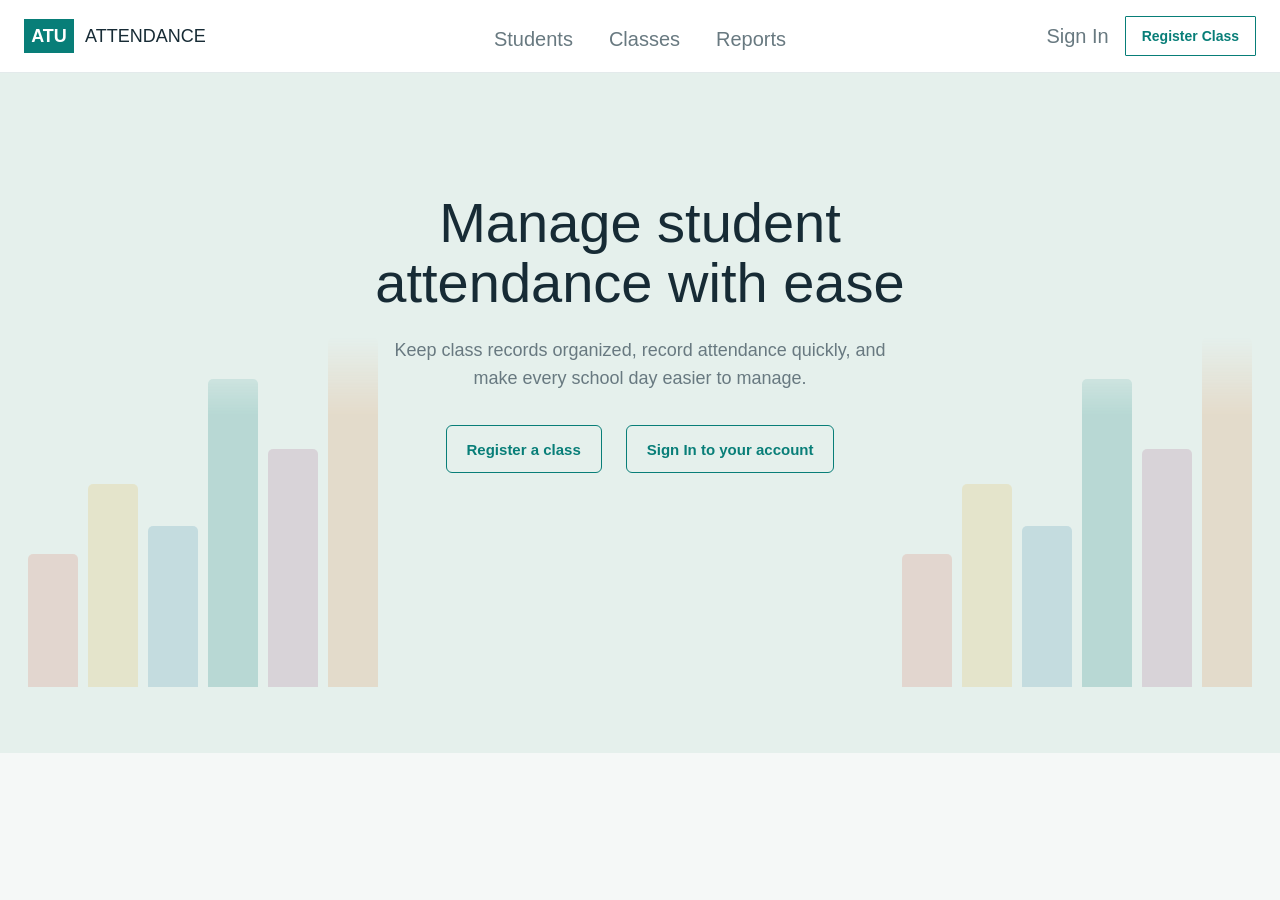
<file: index.html>
<!doctype html>
<html lang="en">
<head>
	<meta charset="utf-8">
	<meta name="viewport" content="width=device-width, initial-scale=1">
	<title>ATU Attendance Management</title>
	<style>
		:root {
			color-scheme: light;
			--ink: #172b35;
			--muted: #687980;
			--line: #e3eaeb;
			--accent: #087e78;
			--accent-dark: #06645f;
			--surface: #ffffff;
			--canvas: #f5f8f7;
		}

		* { box-sizing: border-box; }

		body {
			margin: 0;
			min-height: 100vh;
			background: var(--canvas);
			color: var(--ink);
			font-family: "Avenir Next", Avenir, "Segoe UI", sans-serif;
		}

		.topbar {
            margin: 0;
			position: relative;
			z-index: 1;
			background: var(--surface);
			border-bottom: 1px solid var(--line);
            font-size: 30px;
		}

		.nav-shell {
			width: min(100% - 48px, 1240px);
			min-height: 72px;
			margin: 0 auto;
		display: grid;
		grid-template-columns: 1fr auto 1fr;
			align-items: center;
		gap: 0;
		}

		.brand {
			display: inline-flex;
			align-items: center;
			gap: 11px;
			color: var(--ink);
			text-decoration: none;
			font-size: 18px;
			font-weight: 750;
			letter-spacing: 0;
			white-space: nowrap;
			justify-self: start;
		}

		.brand-mark {
			width: 50px;
			height: 34px;
			display: grid;
			place-items: center;
			border: none;
			background: var(--accent);
			color: white;
			font-size: 18px;
			font-weight: 700;
		}

        .brand-text{
            font-size: 18px;
            font-weight: 400;
        }

		.hero {
			position: relative;
			overflow: hidden;
			min-height: min(680px, calc(100svh - 72px));
			display: flex;
			align-items: center;
			background: #e5f0ec;
			color: var(--ink);
		}

		.hero-chart {
			position: absolute;
			top: 80%;
			width: 350px;
			height: 350px;
			display: flex;
			align-items: flex-end;
			gap: 10px;
			opacity: 0.2;
			pointer-events: none;
			transform: translateY(-80%);
			mask-image: linear-gradient(to bottom, transparent, black 22%);
		}

		.hero-chart-left { left: max(28px, calc((100% - 1320px) / 2)); }
		.hero-chart-right { right: max(28px, calc((100% - 1320px) / 2)); }

		.hero-chart span {
			flex: 1;
			border-radius: 5px 5px 0 0;
			background: var(--bar-color);
		}

		.hero-chart span:nth-child(1) { height: 38%; }
		.hero-chart span:nth-child(2) { height: 58%; }
		.hero-chart span:nth-child(3) { height: 46%; }
		.hero-chart span:nth-child(4) { height: 88%; }
		.hero-chart span:nth-child(5) { height: 68%; }
		.hero-chart span:nth-child(6) { height: 100%; }

		.hero-chart span:nth-child(1) { --bar-color: #d8745f; }
		.hero-chart span:nth-child(2) { --bar-color: #e2b94b; }
		.hero-chart span:nth-child(3) { --bar-color: #438eb0; }
		.hero-chart span:nth-child(4) { --bar-color: #087e78; }
		.hero-chart span:nth-child(5) { --bar-color: #a7658b; }
		.hero-chart span:nth-child(6) { --bar-color: #df8a4a; }

		.hero-content {
			position: relative;
			top: -80px;
			width: min(100% - 48px, 1240px);
			margin: 0 auto;
			padding: 80px 0;
			text-align: center;
		}

		.hero-kicker {
			margin: 0 0 20px;
			color: var(--accent-dark);
			font-size: 13px;
			font-weight: 400;
			letter-spacing: 1.5px;
			text-transform: uppercase;
		}

		.hero h1 {
			max-width: 680px;
			margin: 0 auto;
			font-size: 56px;
			font-weight: 400;
			line-height: 1.08;
		}

		.hero-description {
			max-width: 520px;
			margin: 22px auto 0;
			color: var(--muted);
			font-size: 18px;
			line-height: 1.6;
		}

		.hero-actions {
			display: flex;
			align-items: center;
			justify-content: center;
			gap: 24px;
			margin-top: 32px;
		}

		.hero-primary {
			min-height: 48px;
			display: inline-flex;
			align-items: center;
			padding: 0 20px;
			border-radius: 6px;
            border: 1px solid var(--accent);
			background: transparent;
			color: var(--accent);
			font-size: 15px;
			font-weight: 700;
			text-decoration: none;
			transition: background 150ms ease, transform 150ms ease;
		}
        .hero-primary:focus {
            outline: 2px solid var(--accent-dark);
            outline-offset: 2px;
        }
       

		.hero-primary:hover {
			background: var(--accent-dark);
			transform: translateY(-1px);
		}

		.hero-secondary {
			color: var(--accent-dark);
			font-size: 15px;
			font-weight: 650;
			text-decoration-color: rgba(6, 100, 95, 0.55);
			text-underline-offset: 5px;
		}

		.hero-secondary:hover { text-decoration-color: var(--accent-dark); }

		.nav-links {
			display: flex;
			align-items: center;
			gap: 8px;
			height: 72px;
			margin: 0;
			padding: 0;
			list-style: none;
			justify-self: center;
		}

		.nav-links a {
			display: inline-flex;
			align-items: center;
			height: 100%;
			padding: 0 14px;
			border-bottom: 2px solid transparent;
			color: var(--muted);
			text-decoration: none;
			font-size: 20px;
			font-weight: 400;
			transition: color 150ms ease, border-color 150ms ease;
		}

		.nav-links a:hover,
		.nav-links a[aria-current="page"] {
			border-bottom-color: var(--accent);
			color: var(--accent-dark);
		}

		.nav-actions {
			display: flex;
			align-items: center;
			gap: 16px;
			justify-self: end;
		}

		.account-link {
			color: var(--muted);
			text-decoration: none;
			font-size: 20px;
			font-weight: 400;
		}

		.account-link:hover { color: var(--ink); }

		.campaign-button {
			min-height: 40px;
			padding: 0 16px;
			border: 1px solid var(--accent);
			border-radius: 1px;
			background: transparent;
			color: var(--accent);
			cursor: pointer;
			font: inherit;
			font-size: 14px;
			font-weight: 650;
			transition: background 150ms ease, transform 150ms ease;
		}

		.campaign-button:hover {
			background: rgba(8, 126, 120, 0.08);
			transform: translateY(-1px);
		}

		.menu-toggle {
			display: none;
			width: 40px;
			height: 40px;
			padding: 10px;
			border: 1px solid var(--line);
			border-radius: 6px;
			background: white;
			color: var(--ink);
			cursor: pointer;
		}

		.menu-toggle span {
			display: block;
			height: 2px;
			margin: 4px 0;
			background: currentColor;
		}

		@media (max-width: 1080px) {
			.hero-chart { display: none; }
		}

		@media (max-width: 760px) {
			.hero {
				min-height: min(620px, calc(100svh - 64px));
			}

			.hero-content {
				top: -56px;
				width: min(100% - 32px, 1240px);
				padding: 72px 0;
			}

			.hero h1 { max-width: 540px; font-size: 42px; }
			.hero-description { max-width: 440px; font-size: 16px; }

			.nav-shell {
				display: flex;
				width: min(100% - 32px, 1240px);
				min-height: 64px;
				flex-wrap: wrap;
				gap: 0;
			}

			.brand { min-height: 64px; }

			.menu-toggle {
				display: block;
				margin-left: auto;
			}

			.nav-links {
				display: none;
				order: 3;
				width: 100%;
				height: auto;
				padding: 4px 0 12px;
				border-top: 1px solid var(--line);
			}

			.nav-links.is-open { display: block; }

			.nav-links a {
				width: 100%;
				min-height: 44px;
				padding: 0 8px;
				border-bottom: 0;
			}

			.nav-links a[aria-current="page"] { color: var(--accent-dark); }

			.nav-actions { margin-left: 12px; }
			.account-link { display: none; }
			.campaign-button { min-height: 38px; padding: 0 12px; background: transparent; border: 1px solid var(--accent); color: var(--accent); font-size: 13px; }
		}

		@media (max-width: 390px) {
			.hero-content { width: min(100% - 24px, 1240px); }
			.hero h1 { font-size: 36px; }
			.hero-actions { align-items: center; flex-direction: column; gap: 18px; }
			.nav-shell { width: min(100% - 24px, 1240px); }
			.brand { gap: 8px; font-size: 16px; }
			.brand-mark { width: 30px; height: 30px; }
			.campaign-button { font-size: 13px; }
		}
	</style>
</head>
<body>
	<header class="topbar">
		<nav class="nav-shell" aria-label="Main navigation">
			<a class="brand" href="#overview" aria-label="ATU home">
				<span class="brand-mark" aria-hidden="true">ATU</span>
				<span class="brand-text">ATTENDANCE</span>
			</a>

			<button class="menu-toggle" type="button" aria-label="Open navigation menu" aria-expanded="false" aria-controls="primary-links">
				<span></span>
				<span></span>
				<span></span>
			</button>

			<ul class="nav-links" id="primary-links">
				<li><a href="#students">Students</a></li>
				<li><a href="#classes">Classes</a></li>
				<li><a href="#reports">Reports</a></li>
			</ul>

			<div class="nav-actions">
				<a class="account-link" href="login.html">Sign In</a>
				<button class="campaign-button" type="button">Register Class</button>
			</div>
		</nav>
	</header>
	<main>
		<section class="hero" aria-labelledby="hero-title">
			<div class="hero-chart hero-chart-left" aria-hidden="true">
				<span></span><span></span><span></span><span></span><span></span><span></span>
			</div>
			<div class="hero-chart hero-chart-right" aria-hidden="true">
				<span></span><span></span><span></span><span></span><span></span><span></span>
			</div>
			<div class="hero-content">
				<h1 id="hero-title">Manage student attendance with ease</h1>
				<p class="hero-description">Keep class records organized, record attendance quickly, and make every school day easier to manage.</p>
				<div class="hero-actions">
					<a class="hero-primary" href="#classes">Register a class</a>
					<a class="hero-primary" href="login.html">Sign In to your account</a>
				</div>
			</div>
		</section>
	</main>

	<script>
		const menuToggle = document.querySelector('.menu-toggle');
		const primaryLinks = document.querySelector('.nav-links');

		menuToggle.addEventListener('click', () => {
			const isOpen = menuToggle.getAttribute('aria-expanded') === 'true';
			menuToggle.setAttribute('aria-expanded', String(!isOpen));
			menuToggle.setAttribute('aria-label', isOpen ? 'Open navigation menu' : 'Close navigation menu');
			primaryLinks.classList.toggle('is-open', !isOpen);
		});
	</script>
</body>
</html>
</file>
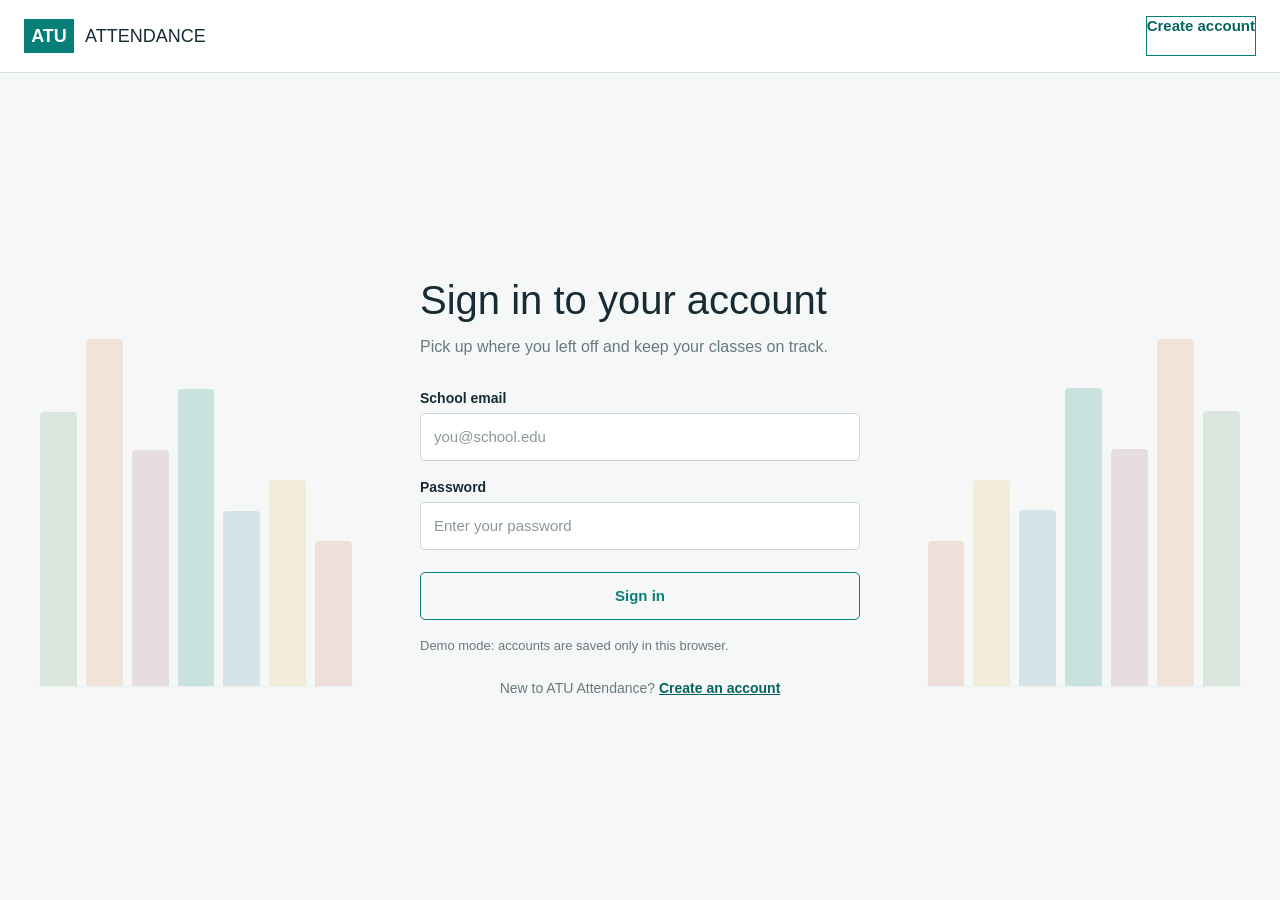
<file: dashboard.html>
<!doctype html>
<html lang="en">
<head>
	<meta charset="utf-8">
	<meta name="viewport" content="width=device-width, initial-scale=1">
	<meta name="theme-color" content="#f5f8f7">
	<title>Dashboard | ATU Attendance</title>
	<link rel="stylesheet" href="dashboard.css">
	<script src="dashboard.js" defer></script>
</head>
<body>
	<header class="app-header">
		<div class="app-header-inner">
			<a class="app-brand" href="dashboard.html" aria-label="ATU Attendance dashboard">
				<span class="app-brand-mark" aria-hidden="true">ATU</span>
				<span>ATTENDANCE</span>
			</a>
			<button class="nav-toggle" id="nav-toggle" type="button" aria-label="Open navigation" aria-expanded="false" aria-controls="dashboard-links">
				<span></span><span></span><span></span>
			</button>
			<nav class="dashboard-nav" id="dashboard-links" aria-label="Dashboard navigation">
				<a href="#overview" aria-current="page">Overview</a>
				<a href="#students">Students</a>
				<a href="#classes">Classes</a>
				<a href="#reports">Reports</a>
			</nav>
			<div class="user-controls">
				<span class="user-name" id="user-name">Account</span>
				<button class="sign-out" id="sign-out" type="button">Sign out</button>
			</div>
		</div>
	</header>

	<main class="dashboard-main" id="overview">
		<section class="page-intro" aria-labelledby="welcome-title">
			<div>
				<p class="eyebrow">Attendance overview</p>
				<h1 id="welcome-title">Welcome back</h1>
				<p class="intro-copy">Here is what is happening across your classes today.</p>
			</div>
			<div class="intro-meta">
				<time id="today-date"></time>
				<span class="demo-badge">Demo data</span>
			</div>
		</section>

		<section class="metric-grid" aria-label="Attendance summary">
			<article class="metric metric-students">
				<p>Total students</p>
				<strong>248</strong>
				<span>Across all classes</span>
			</article>
			<article class="metric metric-present">
				<p>Present today</p>
				<strong id="present-count" data-total="248">216</strong>
				<span>Attendance recorded</span>
			</article>
			<article class="metric metric-rate">
				<p>Attendance rate</p>
				<strong id="attendance-rate">87%</strong>
				<span>Across today’s classes</span>
			</article>
			<article class="metric metric-classes">
				<p>Classes today</p>
				<strong>12</strong>
				<span>4 need a check-in</span>
			</article>
		</section>

		<div class="dashboard-grid">
			<section class="panel weekly-panel" id="reports" aria-labelledby="weekly-title">
				<div class="panel-heading">
					<div>
						<p class="eyebrow">This week</p>
						<h2 id="weekly-title">Attendance trend</h2>
					</div>
					<span class="trend-indicator">+3.2% <span>vs. last week</span></span>
				</div>
				<div class="weekly-chart" role="img" aria-label="Weekly attendance rates: Monday 82 percent, Tuesday 86 percent, Wednesday 84 percent, Thursday 91 percent, Friday 88 percent, Saturday 92 percent, Sunday 87 percent">
					<div class="day-column"><span class="day-value">82%</span><span class="day-bar" style="--bar-height: 72%; --bar-color: #438eb0"></span><span class="day-label">Mon</span></div>
					<div class="day-column"><span class="day-value">86%</span><span class="day-bar" style="--bar-height: 80%; --bar-color: #087e78"></span><span class="day-label">Tue</span></div>
					<div class="day-column"><span class="day-value">84%</span><span class="day-bar" style="--bar-height: 76%; --bar-color: #d8745f"></span><span class="day-label">Wed</span></div>
					<div class="day-column"><span class="day-value">91%</span><span class="day-bar" style="--bar-height: 90%; --bar-color: #e2b94b"></span><span class="day-label">Thu</span></div>
					<div class="day-column"><span class="day-value">88%</span><span class="day-bar" style="--bar-height: 84%; --bar-color: #a7658b"></span><span class="day-label">Fri</span></div>
					<div class="day-column"><span class="day-value">92%</span><span class="day-bar" style="--bar-height: 94%; --bar-color: #df8a4a"></span><span class="day-label">Sat</span></div>
					<div class="day-column"><span class="day-value">87%</span><span class="day-bar" style="--bar-height: 82%; --bar-color: #689d70"></span><span class="day-label">Sun</span></div>
				</div>
			</section>

			<section class="panel classes-panel" id="classes" aria-labelledby="classes-title">
				<div class="panel-heading">
					<div>
						<p class="eyebrow">Today</p>
						<h2 id="classes-title">Class attendance</h2>
					</div>
					<a class="panel-link" href="#students">Review students</a>
				</div>
				<div class="table-scroll">
					<table>
						<thead>
							<tr><th scope="col">Class</th><th scope="col">Present</th><th scope="col">Rate</th><th scope="col">Status</th></tr>
						</thead>
						<tbody>
							<tr><th scope="row">CS 101</th><td>29 / 32</td><td>91%</td><td><span class="status status-recorded">Recorded</span></td></tr>
							<tr><th scope="row">Biology 2</th><td>28 / 30</td><td>93%</td><td><span class="status status-recorded">Recorded</span></td></tr>
							<tr><th scope="row">MATH 203</th><td>24 / 30</td><td>80%</td><td><span class="status status-pending">Review</span></td></tr>
							<tr><th scope="row">ENG 110</th><td>31 / 34</td><td>91%</td><td><span class="status status-recorded">Recorded</span></td></tr>
						</tbody>
					</table>
				</div>
			</section>
		</div>

		<section class="panel students-panel" id="students" aria-labelledby="students-title">
			<div class="panel-heading">
				<div>
					<p class="eyebrow">Needs follow-up</p>
					<h2 id="students-title">Students to check</h2>
				</div>
				<span class="student-count">3 students</span>
			</div>
			<div class="table-scroll">
				<table>
					<thead>
						<tr><th scope="col">Student</th><th scope="col">Class</th><th scope="col">Attendance</th><th scope="col">Action</th></tr>
					</thead>
					<tbody id="student-rows">
						<tr data-student="Amma Owusu">
							<th scope="row">Amma Owusu</th><td>CS 101</td><td><span class="status status-absent">Absent</span></td>
							<td><button class="table-action" type="button" data-mark-present>Mark present</button></td>
						</tr>
						<tr data-student="Noah Chen">
							<th scope="row">Noah Chen</th><td>MATH 203</td><td><span class="status status-late">Late</span></td>
							<td><button class="table-action" type="button" data-mark-present>Mark present</button></td>
						</tr>
						<tr data-student="Ava Williams">
							<th scope="row">Ava Williams</th><td>ENG 110</td><td><span class="status status-absent">Absent</span></td>
							<td><button class="table-action" type="button" data-mark-present>Mark present</button></td>
						</tr>
					</tbody>
				</table>
			</div>
		</section>

		<p class="demo-note" role="note">Sample attendance figures are for demonstration only.</p>
	</main>
	<p class="interaction-status" id="interaction-status" role="status" aria-live="polite"></p>
</body>
</html>
</file>
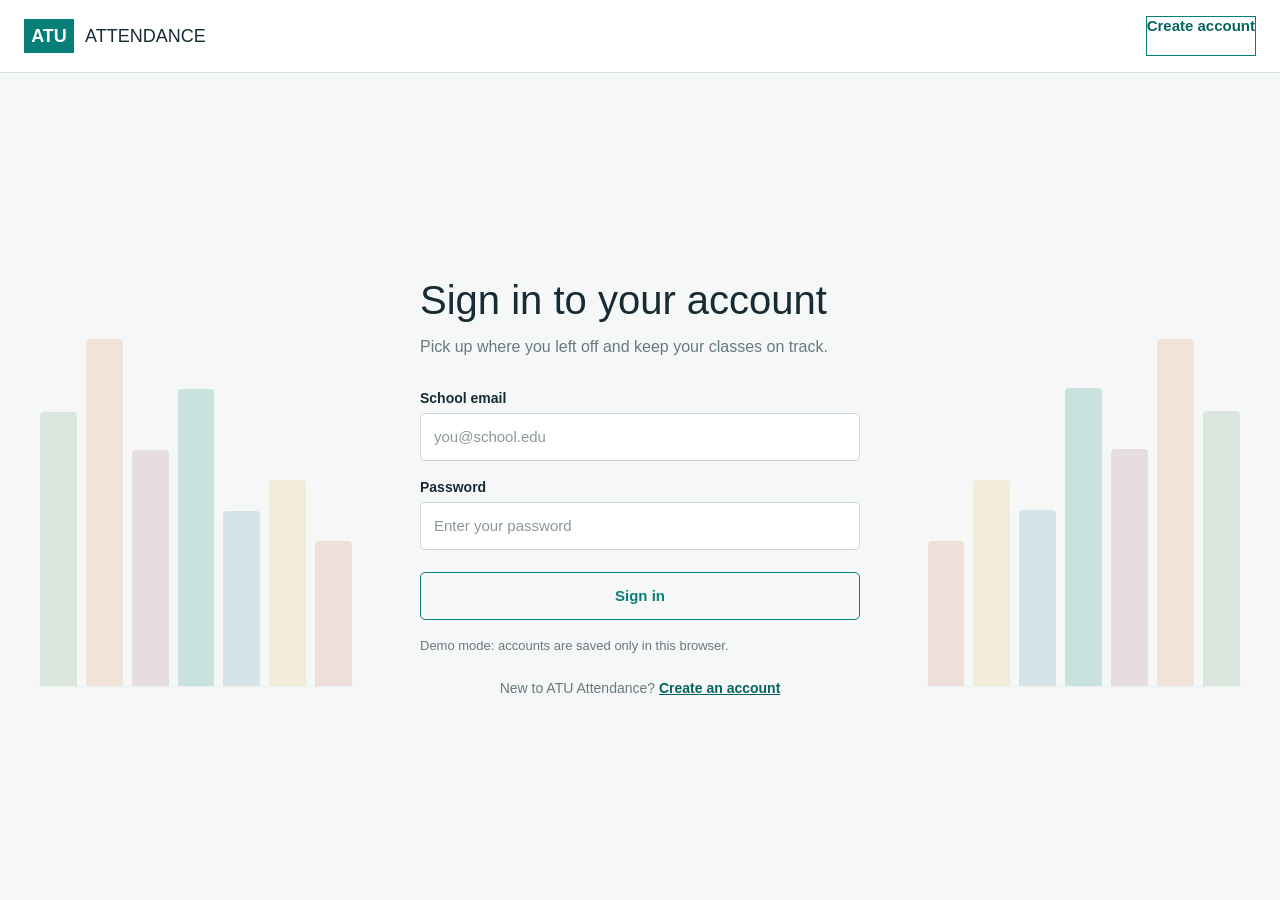
<file: login.html>
<!doctype html>
<html lang="en">
<head>
	<meta charset="utf-8">
	<meta name="viewport" content="width=device-width, initial-scale=1">
	<meta name="theme-color" content="#f5f8f7">
	<title>Sign in | ATU Attendance</title>
	<link rel="stylesheet" href="auth.css">
</head>
<body>
	<header class="auth-topbar">
		<nav class="auth-nav" aria-label="Main navigation">
			<a class="auth-brand" href="index.html" aria-label="ATU Attendance home">
				<span class="auth-brand-mark" aria-hidden="true">ATU</span>
				<span>ATTENDANCE</span>
			</a>
			<a class="auth-nav-link" href="signup.html">Create account</a>
		</nav>
	</header>
	<main class="auth-layout">
		<aside class="auth-visual auth-visual-left" aria-hidden="true">
			<div class="chart-plot"><span></span><span></span><span></span><span></span><span></span><span></span><span></span></div>
		</aside>
		<section class="auth-form-side" aria-labelledby="login-title">
			<h1 id="login-title">Sign in to your account</h1>
			<p class="auth-intro">Pick up where you left off and keep your classes on track.</p>
			<form class="auth-form" id="login-form">
				<div class="auth-field">
					<label for="email">School email</label>
					<input id="email" name="email" type="email" autocomplete="username" placeholder="you@school.edu" required>
				</div>
				<div class="auth-field">
					<label for="password">Password</label>
					<input id="password" name="password" type="password" autocomplete="current-password" placeholder="Enter your password" required>
				</div>
				<button class="auth-submit" type="submit">Sign in</button>
			</form>
			<p class="auth-status" id="form-status" role="status" aria-live="polite"></p>
			<p class="auth-switch">New to ATU Attendance? <a href="signup.html">Create an account</a></p>
		</section>
		<aside class="auth-visual auth-visual-right" aria-hidden="true">
			<div class="chart-plot"><span></span><span></span><span></span><span></span><span></span><span></span><span></span></div>
		</aside>
	</main>
	<script src="auth-demo.js"></script>
</body>
</html>
</file>
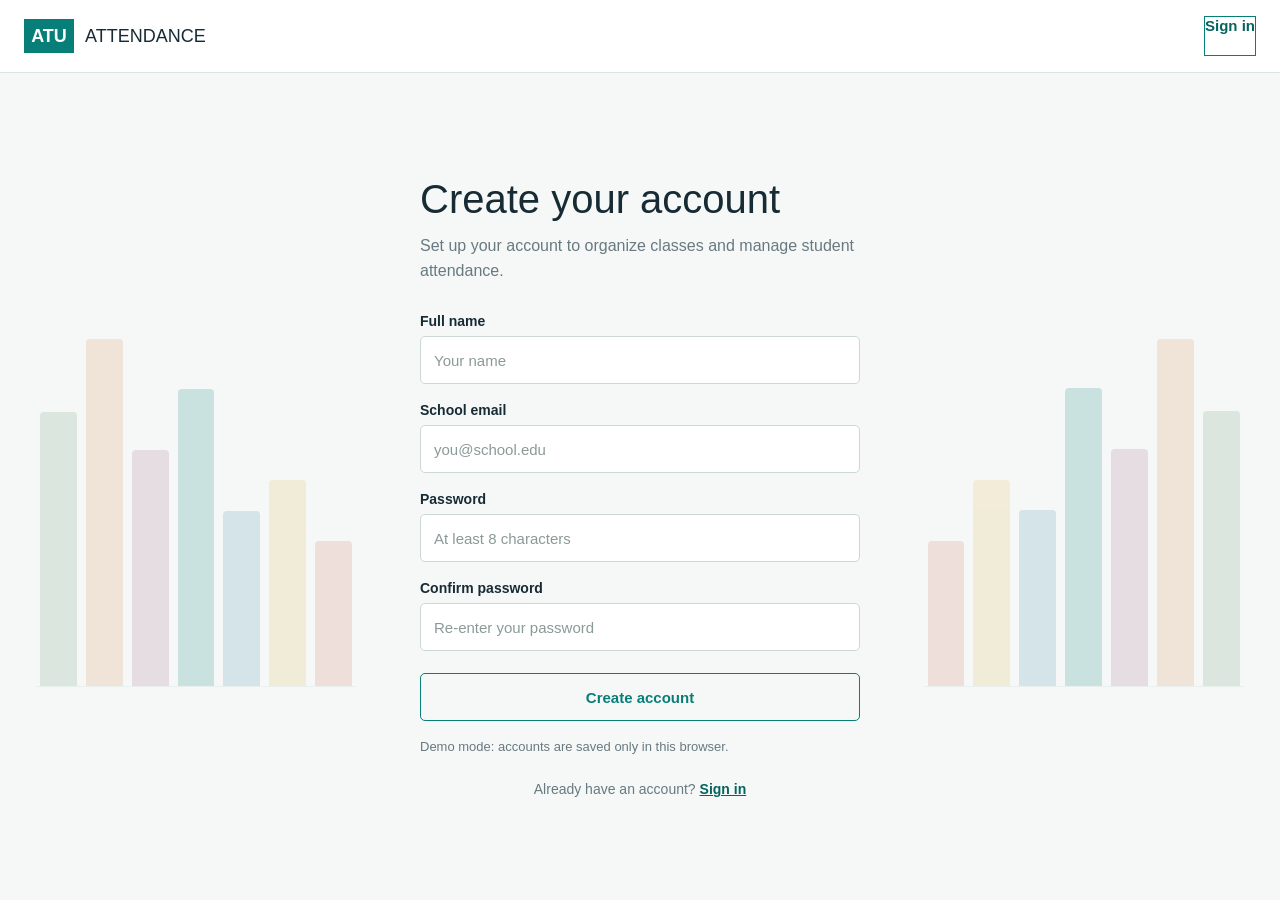
<file: signup.html>
<!doctype html>
<html lang="en">
<head>
	<meta charset="utf-8">
	<meta name="viewport" content="width=device-width, initial-scale=1">
	<meta name="theme-color" content="#f5f8f7">
	<title>Create account | ATU Attendance</title>
	<link rel="stylesheet" href="auth.css">
</head>
<body>
	<header class="auth-topbar">
		<nav class="auth-nav" aria-label="Main navigation">
			<a class="auth-brand" href="index.html" aria-label="ATU Attendance home">
				<span class="auth-brand-mark" aria-hidden="true">ATU</span>
				<span>ATTENDANCE</span>
			</a>
			<a class="auth-nav-link" href="login.html">Sign in</a>
		</nav>
	</header>
	<main class="auth-layout">
		<aside class="auth-visual auth-visual-left" aria-hidden="true">
			<div class="chart-plot"><span></span><span></span><span></span><span></span><span></span><span></span><span></span></div>
		</aside>
		<section class="auth-form-side" aria-labelledby="signup-title">
			<h1 id="signup-title">Create your account</h1>
			<p class="auth-intro">Set up your account to organize classes and manage student attendance.</p>
			<form class="auth-form" id="signup-form">
				<div class="auth-field">
					<label for="full-name">Full name</label>
					<input id="full-name" name="fullName" type="text" autocomplete="name" placeholder="Your name" required>
				</div>
				<div class="auth-field">
					<label for="email">School email</label>
					<input id="email" name="email" type="email" autocomplete="email" placeholder="you@school.edu" required>
				</div>
				<div class="auth-field">
					<label for="password">Password</label>
					<input id="password" name="password" type="password" autocomplete="new-password" minlength="8" placeholder="At least 8 characters" required>
				</div>
				<div class="auth-field">
					<label for="confirm-password">Confirm password</label>
					<input id="confirm-password" name="confirmPassword" type="password" autocomplete="new-password" minlength="8" placeholder="Re-enter your password" required>
				</div>
				<button class="auth-submit" type="submit">Create account</button>
			</form>
			<p class="auth-status" id="form-status" role="status" aria-live="polite"></p>
			<p class="auth-switch">Already have an account? <a href="login.html">Sign in</a></p>
		</section>
		<aside class="auth-visual auth-visual-right" aria-hidden="true">
			<div class="chart-plot"><span></span><span></span><span></span><span></span><span></span><span></span><span></span></div>
		</aside>
	</main>
	<script src="auth-demo.js"></script>
</body>
</html>
</file>
<file: dashboard.css>
:root {
	color-scheme: light;
	--ink: #172b35;
	--muted: #687980;
	--line: #e1e8e6;
	--accent: #087e78;
	--accent-dark: #06645f;
	--surface: #ffffff;
	--canvas: #f5f8f7;
	--red: #a64c40;
	--yellow: #9a771b;
	--blue: #347792;
	--green: #4a7953;
}

* { box-sizing: border-box; }

body {
	margin: 0;
	min-height: 100vh;
	background: var(--canvas);
	color: var(--ink);
	font-family: "Avenir Next", Avenir, "Segoe UI", sans-serif;
}

button, a { font: inherit; }

a { color: var(--accent-dark); }

.app-header {
	background: var(--surface);
	border-bottom: 1px solid var(--line);
}

.app-header-inner {
	width: min(100% - 48px, 1280px);
	min-height: 72px;
	margin: 0 auto;
	display: flex;
	align-items: center;
	gap: 40px;
}

.app-brand {
	display: inline-flex;
	align-items: center;
	gap: 10px;
	color: var(--ink);
	font-size: 17px;
	text-decoration: none;
	white-space: nowrap;
}

.app-brand-mark {
	width: 46px;
	height: 32px;
	display: grid;
	place-items: center;
	background: var(--accent);
	color: white;
	font-size: 16px;
	font-weight: 700;
}

.dashboard-nav {
	display: flex;
	align-items: stretch;
	align-self: stretch;
	gap: 6px;
}

.dashboard-nav a {
	min-height: 72px;
	display: inline-flex;
	align-items: center;
	padding: 0 13px;
	border-bottom: 2px solid transparent;
	color: var(--muted);
	font-size: 14px;
	font-weight: 600;
	text-decoration: none;
}

.dashboard-nav a:hover,
.dashboard-nav a[aria-current="page"] {
	border-bottom-color: var(--accent);
	color: var(--accent-dark);
}

.user-controls {
	margin-left: auto;
	display: flex;
	align-items: center;
	gap: 16px;
}

.user-name {
	max-width: 180px;
	overflow: hidden;
	color: var(--muted);
	font-size: 14px;
	text-overflow: ellipsis;
	white-space: nowrap;
}

.sign-out {
	min-height: 38px;
	padding: 0 13px;
	border: 1px solid var(--line);
	border-radius: 5px;
	background: transparent;
	color: var(--ink);
	cursor: pointer;
	font-size: 13px;
	font-weight: 650;
}

.sign-out:hover { background: #eef4f1; }

.nav-toggle {
	display: none;
	width: 40px;
	height: 40px;
	padding: 9px;
	border: 1px solid var(--line);
	border-radius: 5px;
	background: white;
	color: var(--ink);
	cursor: pointer;
}

.nav-toggle span {
	display: block;
	height: 2px;
	margin: 4px 0;
	background: currentColor;
}

.dashboard-main {
	width: min(100% - 48px, 1280px);
	margin: 0 auto;
	padding: 34px 0 48px;
}

.page-intro {
	margin-bottom: 25px;
	display: flex;
	align-items: flex-end;
	justify-content: space-between;
	gap: 24px;
}

.eyebrow {
	margin: 0 0 8px;
	color: var(--accent-dark);
	font-size: 11px;
	font-weight: 700;
	letter-spacing: 1px;
	text-transform: uppercase;
}

.page-intro h1 {
	margin: 0;
	font-size: 32px;
	font-weight: 550;
	line-height: 1.2;
}

.intro-copy {
	margin: 8px 0 0;
	color: var(--muted);
	font-size: 14px;
}

.intro-meta {
	display: flex;
	align-items: center;
	gap: 12px;
	color: var(--muted);
	font-size: 13px;
}

.demo-badge {
	padding: 5px 9px;
	border: 1px solid #d5e2dd;
	border-radius: 4px;
	background: #edf4f1;
	color: var(--accent-dark);
	font-size: 11px;
	font-weight: 700;
	white-space: nowrap;
}

.metric-grid {
	margin-bottom: 18px;
	display: grid;
	grid-template-columns: repeat(4, minmax(0, 1fr));
	gap: 14px;
}

.metric {
	min-width: 0;
	min-height: 124px;
	padding: 17px 19px;
	border: 1px solid var(--line);
	border-top: 3px solid var(--metric-color);
	border-radius: 5px;
	background: var(--surface);
}

.metric p {
	margin: 0 0 10px;
	color: var(--muted);
	font-size: 13px;
	font-weight: 600;
}

.metric strong {
	display: block;
	font-size: 29px;
	font-weight: 600;
	line-height: 1.1;
}

.metric > span {
	display: block;
	margin-top: 8px;
	color: var(--muted);
	font-size: 12px;
}

.metric-students { --metric-color: #438eb0; }
.metric-present { --metric-color: #087e78; }
.metric-rate { --metric-color: #689d70; }
.metric-classes { --metric-color: #df8a4a; }

.dashboard-grid {
	margin-bottom: 18px;
	display: grid;
	grid-template-columns: minmax(0, 0.85fr) minmax(0, 1.15fr);
	align-items: stretch;
	gap: 18px;
}

.panel {
	min-width: 0;
	padding: 21px;
	border: 1px solid var(--line);
	border-radius: 5px;
	background: var(--surface);
}

.panel-heading {
	margin-bottom: 18px;
	display: flex;
	align-items: flex-end;
	justify-content: space-between;
	gap: 16px;
}

.panel-heading .eyebrow { margin-bottom: 5px; }

.panel-heading h2 {
	margin: 0;
	font-size: 18px;
	font-weight: 600;
}

.trend-indicator {
	color: var(--green);
	font-size: 13px;
	font-weight: 700;
	white-space: nowrap;
}

.trend-indicator span {
	color: var(--muted);
	font-size: 11px;
	font-weight: 400;
}

.weekly-chart {
	height: 220px;
	display: grid;
	grid-template-columns: repeat(7, minmax(0, 1fr));
	align-items: stretch;
	gap: 12px;
	padding: 5px 0 0;
	border-bottom: 1px solid var(--line);
}

.day-column {
	min-width: 0;
	height: 100%;
	display: grid;
	grid-template-rows: 19px minmax(0, 1fr) 22px;
	justify-items: center;
	align-items: end;
}

.day-value {
	color: var(--muted);
	font-size: 11px;
	font-variant-numeric: tabular-nums;
}

.day-bar {
	width: min(100%, 29px);
	height: var(--bar-height);
	max-height: 100%;
	align-self: end;
	border-radius: 4px 4px 0 0;
	background: var(--bar-color);
}

.day-label {
	align-self: center;
	color: var(--muted);
	font-size: 11px;
}

.trend-indicator + span { white-space: nowrap; }

.panel-link {
	font-size: 12px;
	font-weight: 650;
	text-decoration: none;
}

.panel-link:hover { text-decoration: underline; }

.table-scroll { overflow-x: auto; }

table {
	width: 100%;
	border-collapse: collapse;
	text-align: left;
	white-space: nowrap;
}

thead th {
	padding: 0 12px 10px;
	border-bottom: 1px solid var(--line);
	color: var(--muted);
	font-size: 11px;
	font-weight: 650;
	text-transform: uppercase;
}

thead th:first-child,
tbody th:first-child,
tbody td:first-child { padding-left: 0; }

tbody th,
tbody td {
	padding: 12px;
	border-bottom: 1px solid #edf1f0;
	font-size: 13px;
}

tbody tr:last-child th,
tbody tr:last-child td { border-bottom: 0; }

tbody th { font-weight: 650; }

tbody td { color: var(--muted); }

.status {
	display: inline-flex;
	align-items: center;
	padding: 4px 8px;
	border-radius: 3px;
	font-size: 11px;
	font-weight: 650;
}

.status-recorded { background: #edf5ef; color: var(--green); }
.status-pending { background: #fbf3e3; color: var(--yellow); }
.status-absent { background: #f9ece9; color: var(--red); }
.status-late { background: #eaf2f7; color: var(--blue); }

.student-count {
	color: var(--muted);
	font-size: 12px;
}

.table-action {
	padding: 5px 9px;
	border: 1px solid #c7d9d4;
	border-radius: 4px;
	background: transparent;
	color: var(--accent-dark);
	cursor: pointer;
	font-size: 11px;
	font-weight: 650;
}

.table-action:hover { background: #edf5f1; }

.demo-note {
	margin: 16px 0 0;
	color: var(--muted);
	font-size: 11px;
}

.interaction-status {
	position: fixed;
	z-index: 5;
	right: 20px;
	bottom: 20px;
	max-width: min(400px, calc(100% - 40px));
	margin: 0;
	padding: 0;
	border: 0;
	border-radius: 5px;
	background: var(--ink);
	color: white;
	font-size: 13px;
	line-height: 1.4;
	pointer-events: none;
}

.interaction-status:not(:empty) { padding: 12px 16px; }

button:focus-visible,
a:focus-visible {
	outline: 2px solid var(--accent-dark);
	outline-offset: 3px;
}

@media (max-width: 1000px) {
	.app-header-inner {
		width: min(100% - 32px, 800px);
		gap: 20px;
	}

	.dashboard-main { width: min(100% - 32px, 800px); }
	.dashboard-nav { gap: 0; }
	.dashboard-nav a { padding: 0 9px; }
	.metric-grid { grid-template-columns: repeat(2, minmax(0, 1fr)); }
	.dashboard-grid { grid-template-columns: 1fr; }
}

@media (max-width: 700px) {
	.app-header-inner {
		position: relative;
		min-height: 64px;
		flex-wrap: wrap;
		gap: 0;
	}

	.app-brand { min-height: 64px; }
	.nav-toggle { display: block; margin-left: auto; }

	.dashboard-nav {
		display: none;
		order: 4;
		width: 100%;
		padding: 7px 0 10px;
		border-top: 1px solid var(--line);
	}

	.dashboard-nav.is-open { display: grid; }

	.dashboard-nav a {
		min-height: 43px;
		border: 0;
		padding: 0 8px;
	}

	.dashboard-nav a[aria-current="page"] { color: var(--accent-dark); }
	.user-controls { margin-left: 10px; }
	.user-name { display: none; }
	.sign-out { min-height: 36px; }
	.dashboard-main { padding-top: 27px; }

	.page-intro {
		align-items: flex-start;
		flex-direction: column;
		gap: 14px;
	}

	.page-intro h1 { font-size: 28px; }
	.intro-meta { width: 100%; justify-content: space-between; }
	.metric-grid { gap: 10px; }
	.metric { min-height: 112px; padding: 14px; }
	.metric strong { font-size: 25px; }
	.dashboard-grid { gap: 14px; }
	.panel { padding: 17px; }
	.weekly-chart { gap: 7px; }
	.panel-heading { align-items: flex-start; }
}

@media (max-width: 420px) {
	.app-header-inner,
	.dashboard-main { width: min(100% - 24px, 800px); }

	.app-brand { font-size: 15px; }
	.app-brand-mark { width: 40px; height: 29px; font-size: 14px; }
	.sign-out { padding: 0 10px; }
	.metric-grid { grid-template-columns: 1fr 1fr; }
	.metric { padding: 12px 10px; }
	.metric p { font-size: 12px; }
	.metric > span { font-size: 11px; }
	.panel { padding: 14px; }
	.weekly-chart { gap: 4px; }
	.day-bar { width: min(100%, 22px); }
	.day-value,
	.day-label { font-size: 10px; }
}
</file>
<file: auth.css>
:root {
	color-scheme: light;
	--ink: #172b35;
	--muted: #687980;
	--line: #d9e4e1;
	--accent: #087e78;
	--accent-dark: #06645f;
	--surface: #ffffff;
	--canvas: #f5f8f7;
}

* { box-sizing: border-box; }

body {
	margin: 0;
	min-height: 100vh;
	background: var(--canvas);
	color: var(--ink);
	font-family: "Avenir Next", Avenir, "Segoe UI", sans-serif;
}

a { color: var(--accent-dark); }

.auth-topbar {
	background: var(--surface);
	border-bottom: 1px solid var(--line);
}

.auth-nav {
	width: min(100% - 48px, 1240px);
	min-height: 72px;
	margin: 0 auto;
	display: flex;
	align-items: center;
	justify-content: space-between;
}

.auth-brand {
	display: inline-flex;
	align-items: center;
	gap: 11px;
	color: var(--ink);
	font-size: 18px;
	font-weight: 400;
	text-decoration: none;
	white-space: nowrap;
}

.auth-brand-mark {
	width: 50px;
	height: 34px;
	display: grid;
	place-items: center;
	background: var(--accent);
	color: white;
	font-size: 18px;
	font-weight: 700;
}

.auth-nav-link {
	font-size: 15px;
	font-weight: 650;
	text-decoration: none;
    border: 1px solid var(--accent);
    background-color: transparent;
    height: 40px;
    width: auto;
    text-align: center;
}

.auth-nav-link:hover { text-decoration: underline; }

.auth-layout {
	width: min(100% - 48px, 1240px);
	min-height: calc(100svh - 73px);
	margin: 0 auto;
	padding: 48px 0;
	display: grid;
	grid-template-columns: minmax(0, 1fr) minmax(320px, 440px) minmax(0, 1fr);
	align-items: center;
	gap: clamp(24px, 4vw, 64px);
}

.auth-form-side {
	width: min(100%, 440px);
	grid-column: 2;
	justify-self: center;
}

.auth-eyebrow {
	margin: 0 0 14px;
	color: var(--accent-dark);
	font-size: 12px;
	font-weight: 700;
	letter-spacing: 1.4px;
	text-transform: uppercase;
}

.auth-form-side h1 {
	margin: 0;
	font-size: 40px;
	font-weight: 500;
	line-height: 1.15;
}

.auth-intro {
	margin: 12px 0 30px;
	color: var(--muted);
	font-size: 16px;
	line-height: 1.55;
}

.auth-form {
	display: grid;
	gap: 18px;
}

.auth-field {
	display: grid;
	gap: 7px;
}

.auth-field label {
	font-size: 14px;
	font-weight: 650;
}

.auth-field input {
	width: 100%;
	min-height: 48px;
	padding: 0 13px;
	border: 1px solid #cbd8d5;
	border-radius: 5px;
	background: var(--surface);
	color: var(--ink);
	font: inherit;
	font-size: 15px;
}

.auth-field input::placeholder { color: #8b9998; }

.auth-field input:focus-visible {
	border-color: var(--accent);
	outline: 2px solid rgba(8, 126, 120, 0.2);
	outline-offset: 1px;
}

.auth-submit {
	min-height: 48px;
	margin-top: 4px;
	border: 1px solid var(--accent);
	border-radius: 5px;
	background: transparent;
	color: var(--accent);
	cursor: pointer;
	font: inherit;
	font-size: 15px;
	font-weight: 700;
	transition: background 150ms ease, transform 150ms ease;
}

.auth-submit:hover {
	background: #47cec7;
    color:white;
	transform: translateY(-1px);
}

.auth-submit:focus-visible,
.auth-nav-link:focus-visible,
.auth-switch a:focus-visible {
	outline: 2px solid var(--accent-dark);
	outline-offset: 3px;
}

.auth-switch {
	margin: 24px 0 0;
	color: var(--muted);
	font-size: 14px;
	text-align: center;
}

.auth-switch a { font-weight: 700; }

.auth-status {
	min-height: 20px;
	margin: 16px 0 0;
	color: var(--muted);
	font-size: 13px;
	line-height: 1.5;
}

.auth-visual {
	width: min(100%, 320px);
	justify-self: center;
	opacity: 0.18;
}

.chart-plot {
	position: relative;
	height: 400px;
	width: 100%;
	display: flex;
	align-items: flex-end;
	gap: 9px;
	padding: 18px 4px 0;
	border-bottom: 1px solid #b7cbc4;
	background: transparent;
}

.auth-visual-left .chart-plot { transform: scaleX(-1); }

.chart-plot span {
	z-index: 1;
	flex: 1;
	min-width: 12px;
	border-radius: 4px 4px 0 0;
	background: var(--bar-color);
}

.chart-plot span:nth-child(1) { height: 38%; --bar-color: #d8745f; }
.chart-plot span:nth-child(2) { height: 54%; --bar-color: #e2b94b; }
.chart-plot span:nth-child(3) { height: 46%; --bar-color: #438eb0; }
.chart-plot span:nth-child(4) { height: 78%; --bar-color: #087e78; }
.chart-plot span:nth-child(5) { height: 62%; --bar-color: #a7658b; }
.chart-plot span:nth-child(6) { height: 91%; --bar-color: #df8a4a; }
.chart-plot span:nth-child(7) { height: 72%; --bar-color: #689d70; }

@media (max-width: 1080px) {
	.auth-nav,
	.auth-layout { width: min(100% - 32px, 600px); }

	.auth-layout {
		min-height: auto;
		padding: 44px 0 56px;
		grid-template-columns: 1fr;
		gap: 0;
	}

	.auth-form-side {
		grid-column: 1;
		justify-self: center;
	}
	.auth-visual { display: none; }
}

@media (max-width: 520px) {
	.auth-nav,
	.auth-layout { width: min(100% - 28px, 600px); }

	.auth-nav { min-height: 64px; }
	.auth-brand { gap: 8px; font-size: 16px; }
	.auth-brand-mark { width: 42px; height: 30px; font-size: 16px; }
	.auth-nav-link { font-size: 14px; }
	.auth-layout { padding-top: 36px; gap: 32px; }
	.auth-form-side h1 { font-size: 34px; }
}
</file>
